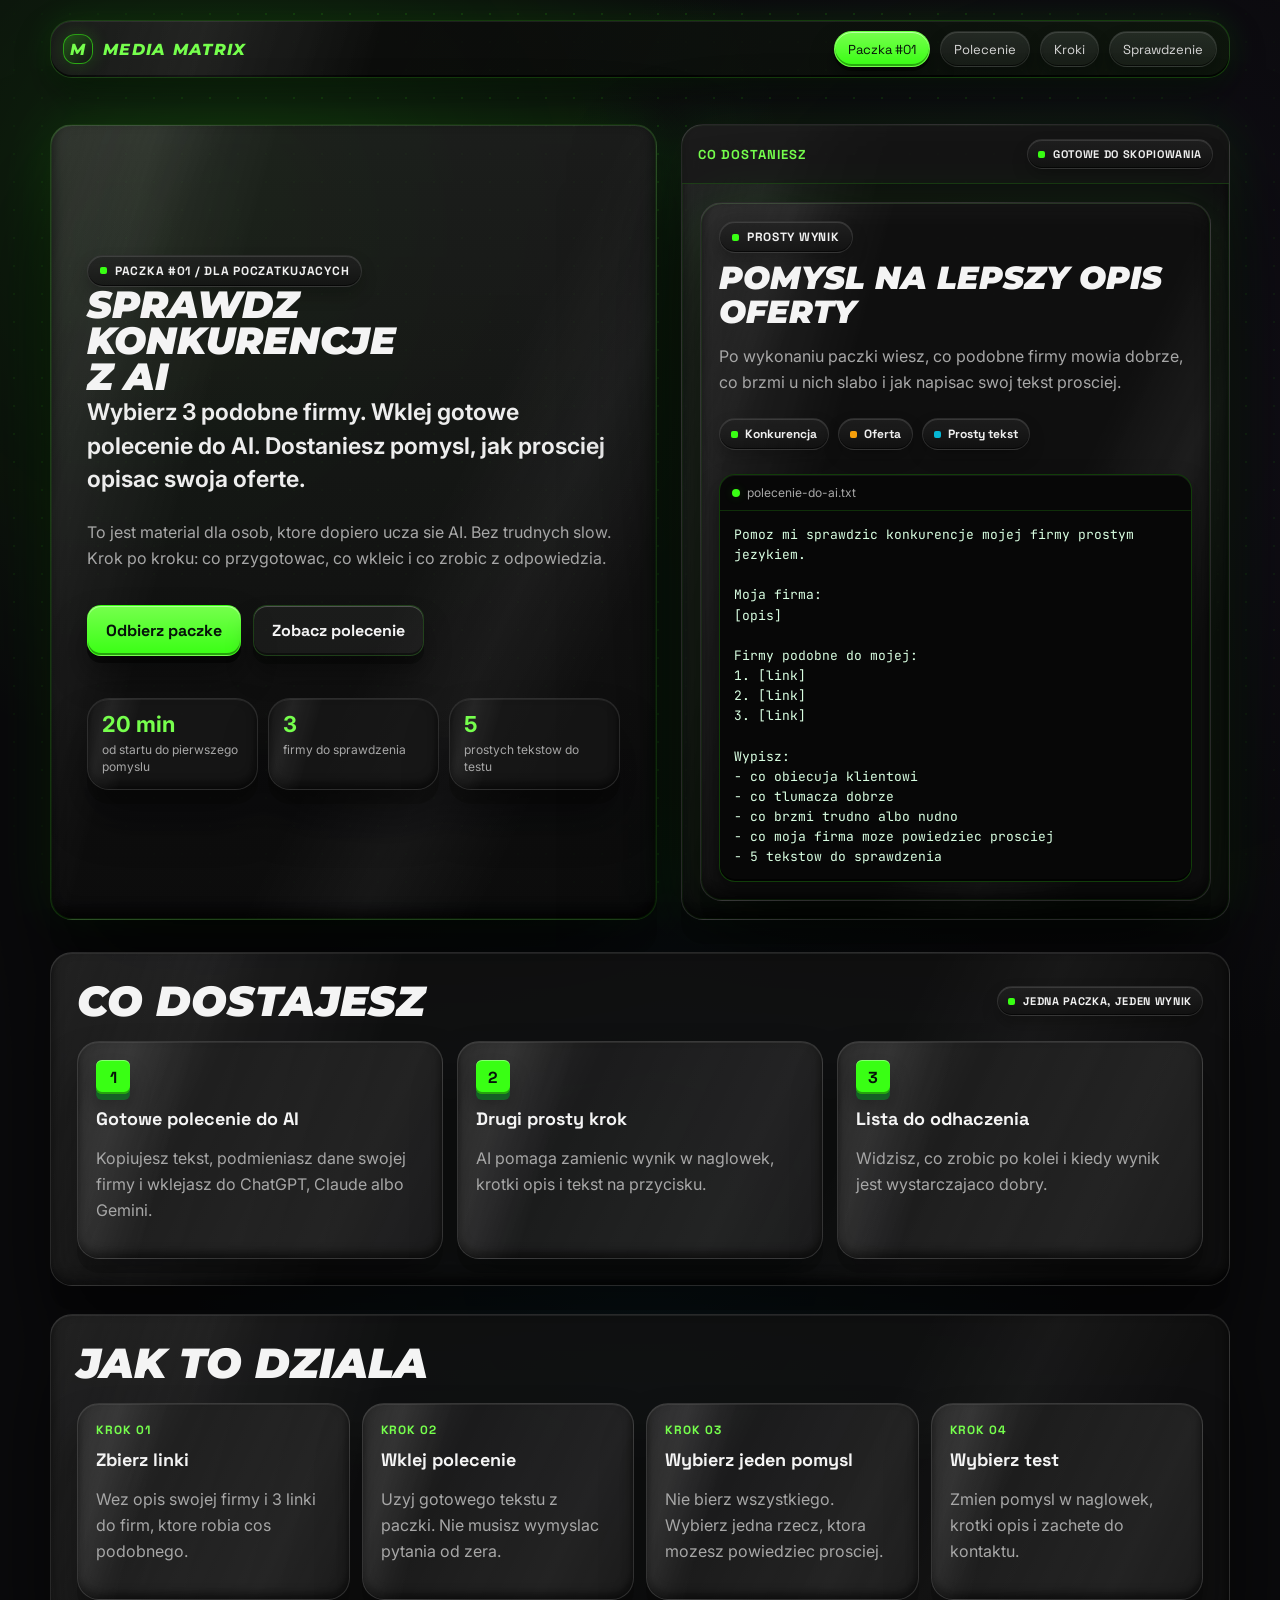
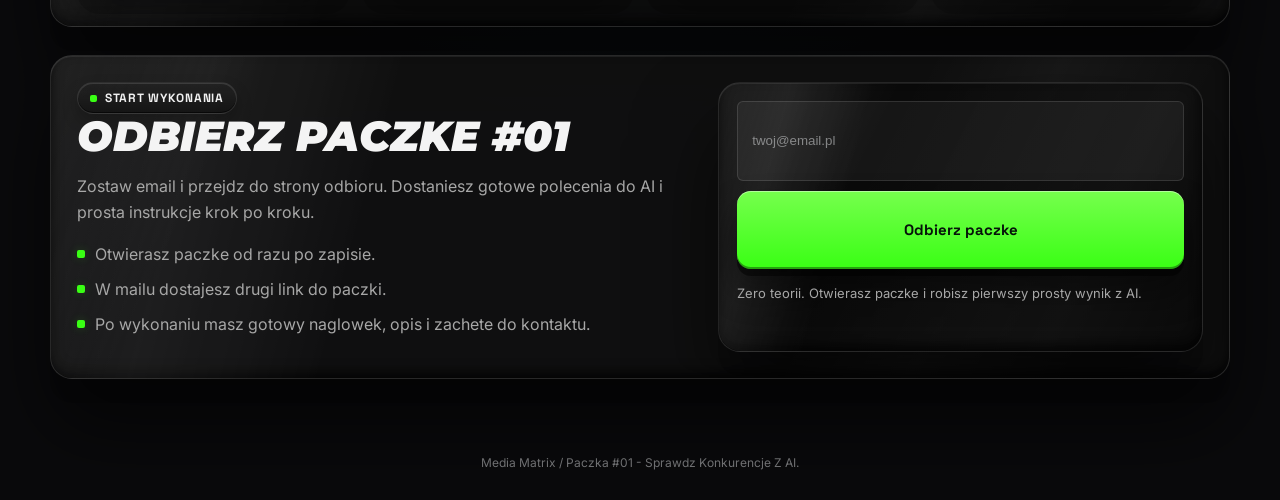
<file: index.html>
<!doctype html>
<html lang="pl">
<head>
  <meta charset="utf-8">
  <meta name="viewport" content="width=device-width, initial-scale=1">
  <title>Paczka #01 | Media Matrix</title>
  <script>
    const target = "03_Kampanie/Paczka_01_Sprawdz_Konkurencje_Z_AI/landing.html";
    window.location.replace(target + window.location.search + window.location.hash);
  </script>
</head>
<body>
  <p><a href="03_Kampanie/Paczka_01_Sprawdz_Konkurencje_Z_AI/landing.html">Otworz Paczke #01</a></p>
</body>
</html>
</file>
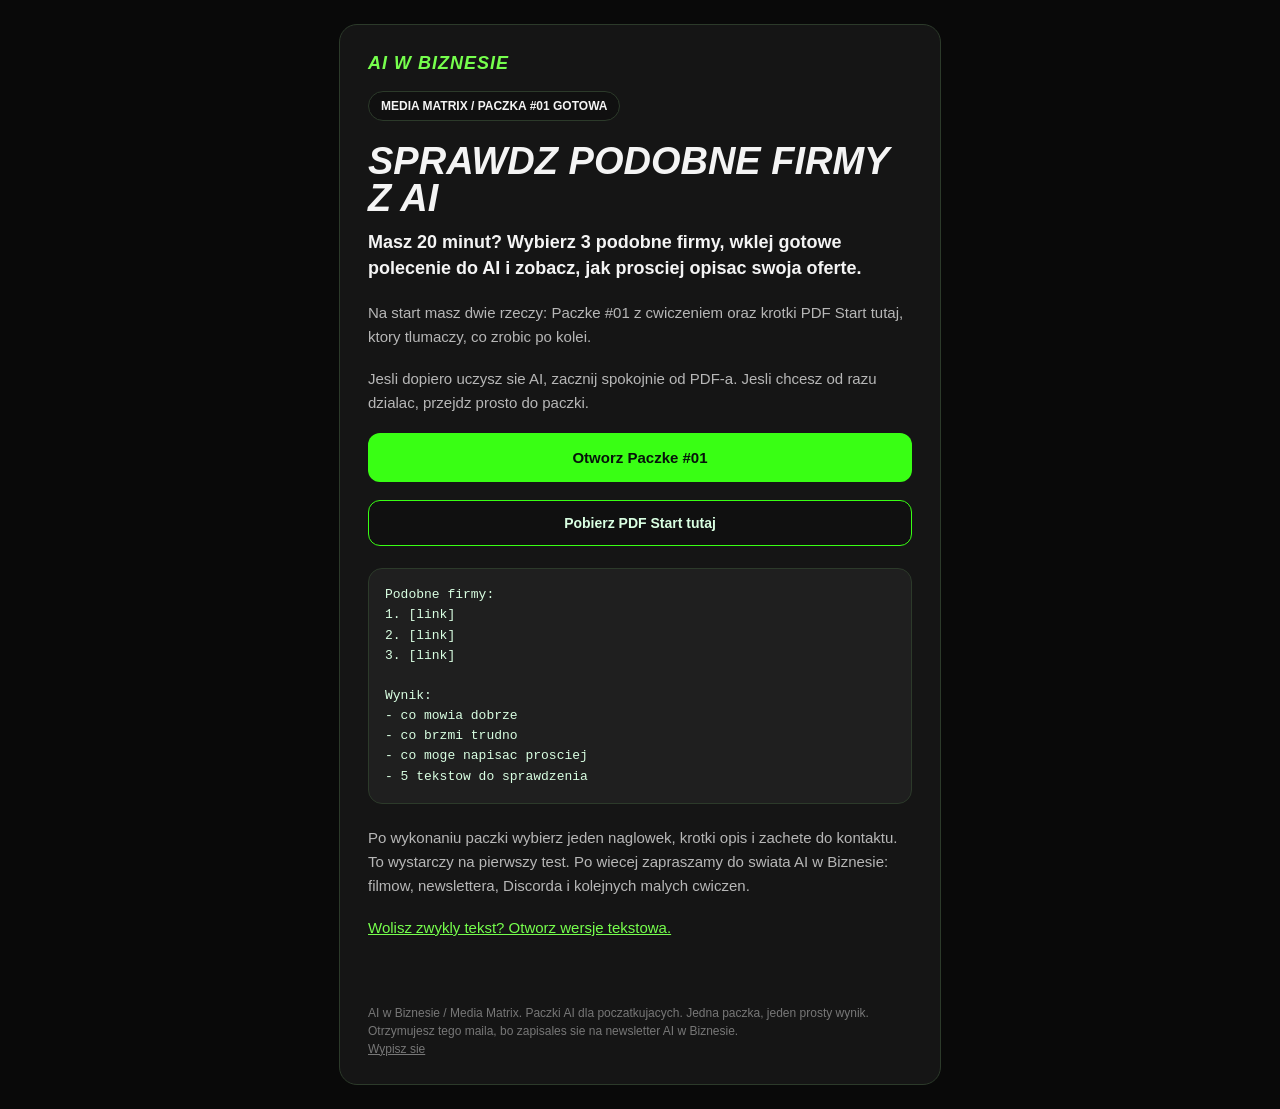
<file: 03_Kampanie/Paczka_01_Sprawdz_Konkurencje_Z_AI/email.html>
<!doctype html>
<html lang="pl">
<head>
  <meta charset="utf-8">
  <meta name="viewport" content="width=device-width, initial-scale=1">
  <title>Paczka #01 - Sprawdz podobne firmy z AI</title>
</head>
<body style="margin: 0; padding: 0; background: #090909; color: #f4f4f4; font-family: Arial, Helvetica, sans-serif;">
  <div style="display: none; max-height: 0; overflow: hidden; opacity: 0; color: transparent;">
    Paczka #01 jest gotowa. Zacznij od PDF-a Start tutaj albo od razu otworz cwiczenie.
  </div>
  <div class="mm-email-wrap" style="width: 100%; background: #090909; padding: 24px 0; font-family: Arial, Helvetica, sans-serif;">
    <div class="mm-email-container" style="width: 100%; max-width: 600px; margin: 0 auto; border: 1px solid #2c3a2a; border-radius: 18px; background: #151515;">
      <div class="mm-email-pad" style="padding: 28px;">
        <div class="mm-email-logo" style="color: #76ff4d; font-size: 18px; line-height: 1.2; font-weight: 900; font-style: italic; text-transform: uppercase; letter-spacing: 1px;">AI w Biznesie</div>
        <p style="margin: 16px 0;"><span class="mm-email-badge" style="display: inline-block; padding: 8px 12px; border: 1px solid #2c3a2a; border-radius: 999px; color: #f4f4f4; background: #101010; font-size: 12px; line-height: 1; font-weight: 700; text-transform: uppercase;">Media Matrix / Paczka #01 gotowa</span></p>
        <h1 class="mm-email-h1" style="margin: 22px 0 12px; color: #f4f4f4; font-size: 38px; line-height: 0.98; font-weight: 900; font-style: italic; text-transform: uppercase;">Sprawdz podobne firmy z AI</h1>
        <p class="mm-email-lead" style="margin: 0 0 20px; color: #f4f4f4; font-size: 18px; line-height: 1.45; font-weight: 700;">Masz 20 minut? Wybierz 3 podobne firmy, wklej gotowe polecenie do AI i zobacz, jak prosciej opisac swoja oferte.</p>
        <p class="mm-email-copy" style="margin: 0 0 18px; color: #b7b7b7; font-size: 15px; line-height: 1.6;">Na start masz dwie rzeczy: Paczke #01 z cwiczeniem oraz krotki PDF Start tutaj, ktory tlumaczy, co zrobic po kolei.</p>
        <p class="mm-email-copy" style="margin: 0 0 18px; color: #b7b7b7; font-size: 15px; line-height: 1.6;">Jesli dopiero uczysz sie AI, zacznij spokojnie od PDF-a. Jesli chcesz od razu dzialac, przejdz prosto do paczki.</p>
        <p style="margin: 0 0 18px;"><a class="mm-email-btn" href="https://tombelfast.github.io/matrix-paczka-01-public/03_Kampanie/Paczka_01_Sprawdz_Konkurencje_Z_AI/PACZKA-01.html?utm_source=email&utm_medium=owned&utm_campaign=paczka01_ai_konkurencja&utm_content=delivery_cta" style="display: block; width: 100%; box-sizing: border-box; padding: 17px 20px; border-radius: 12px; background: #39ff14; color: #06130a; font-size: 15px; line-height: 1; font-weight: 900; text-align: center; text-decoration: none;">Otworz Paczke #01</a></p>
        <p style="margin: 0 0 18px;"><a class="mm-email-btn-secondary" href="https://tombelfast.github.io/matrix-paczka-01-public/03_Kampanie/Paczka_01_Sprawdz_Konkurencje_Z_AI/START-TUTAJ-AI-W-BIZNESIE.pdf?utm_source=email&utm_medium=owned&utm_campaign=paczka01_ai_konkurencja&utm_content=start_pdf" style="display: block; width: 100%; box-sizing: border-box; padding: 15px 20px; border: 1px solid #39ff14; border-radius: 12px; background: #101010; color: #d9ffe2; font-size: 14px; line-height: 1; font-weight: 900; text-align: center; text-decoration: none;">Pobierz PDF Start tutaj</a></p>
        <div class="mm-email-box" style="margin-top: 22px; padding: 16px; border: 1px solid #2c3a2a; border-radius: 14px; background: #1f1f1f;">
          <pre class="mm-email-code" style="margin: 0; color: #d9ffe2; font-family: Consolas, 'Courier New', monospace; font-size: 13px; line-height: 1.55; white-space: pre-wrap;">Podobne firmy:
1. [link]
2. [link]
3. [link]

Wynik:
- co mowia dobrze
- co brzmi trudno
- co moge napisac prosciej
- 5 tekstow do sprawdzenia</pre>
        </div>
        <p class="mm-email-copy" style="margin: 22px 0 18px; color: #b7b7b7; font-size: 15px; line-height: 1.6;">Po wykonaniu paczki wybierz jeden naglowek, krotki opis i zachete do kontaktu. To wystarczy na pierwszy test. Po wiecej zapraszamy do swiata AI w Biznesie: filmow, newslettera, Discorda i kolejnych malych cwiczen.</p>
        <p class="mm-email-copy" style="margin: 0 0 18px; color: #b7b7b7; font-size: 15px; line-height: 1.6;"><a href="https://tombelfast.github.io/matrix-paczka-01-public/03_Kampanie/Paczka_01_Sprawdz_Konkurencje_Z_AI/PACZKA-01.md?utm_source=email&utm_medium=owned&utm_campaign=paczka01_ai_konkurencja&utm_content=markdown_backup" style="color: #76ff4d;">Wolisz zwykly tekst? Otworz wersje tekstowa.</a></p>
      </div>
      <div class="mm-email-footer" style="padding: 18px 28px 26px; color: #777; font-size: 12px; line-height: 1.5;">
        AI w Biznesie / Media Matrix. Paczki AI dla poczatkujacych. Jedna paczka, jeden prosty wynik.
        <br>
        Otrzymujesz tego maila, bo zapisales sie na newsletter AI w Biznesie.
        <br>
        <a href="{{unsubscribe_url}}" style="color: #777; text-decoration: underline;">Wypisz sie</a>
      </div>
    </div>
  </div>
</body>
</html>
</file>
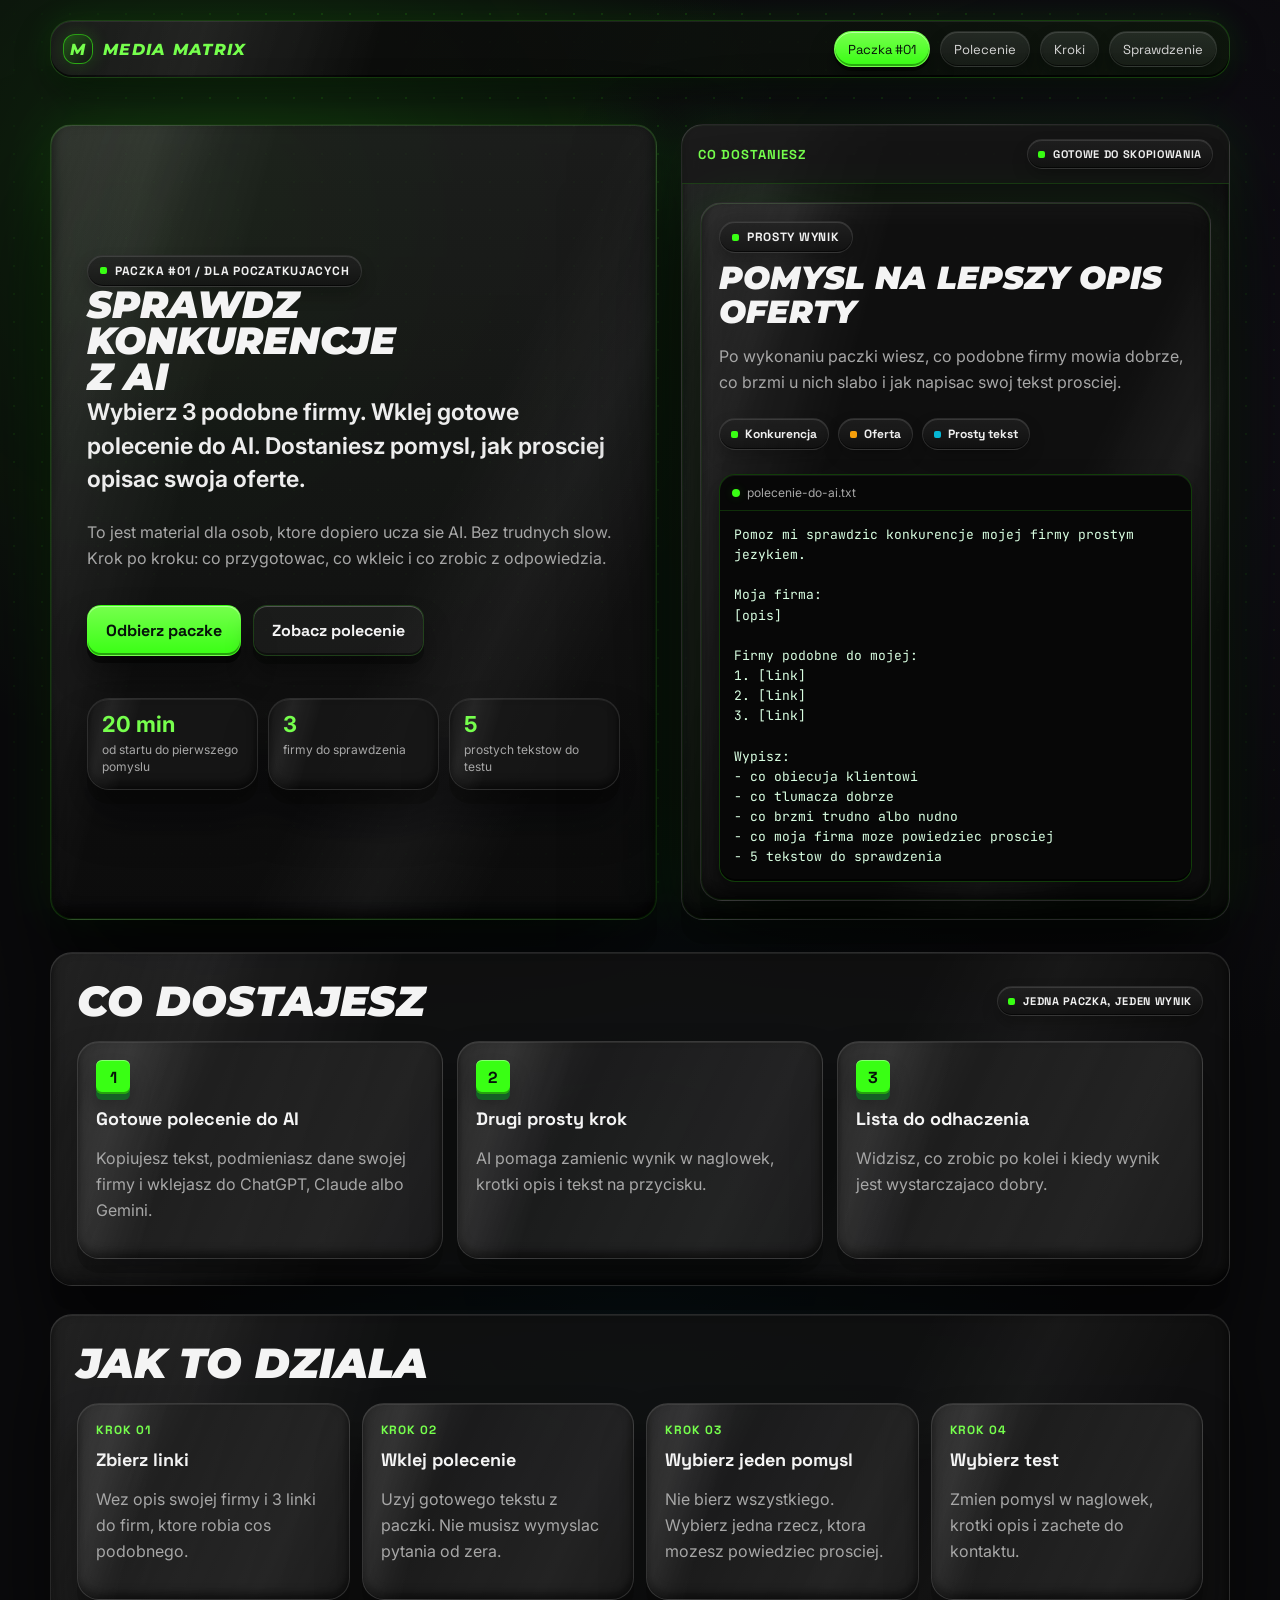
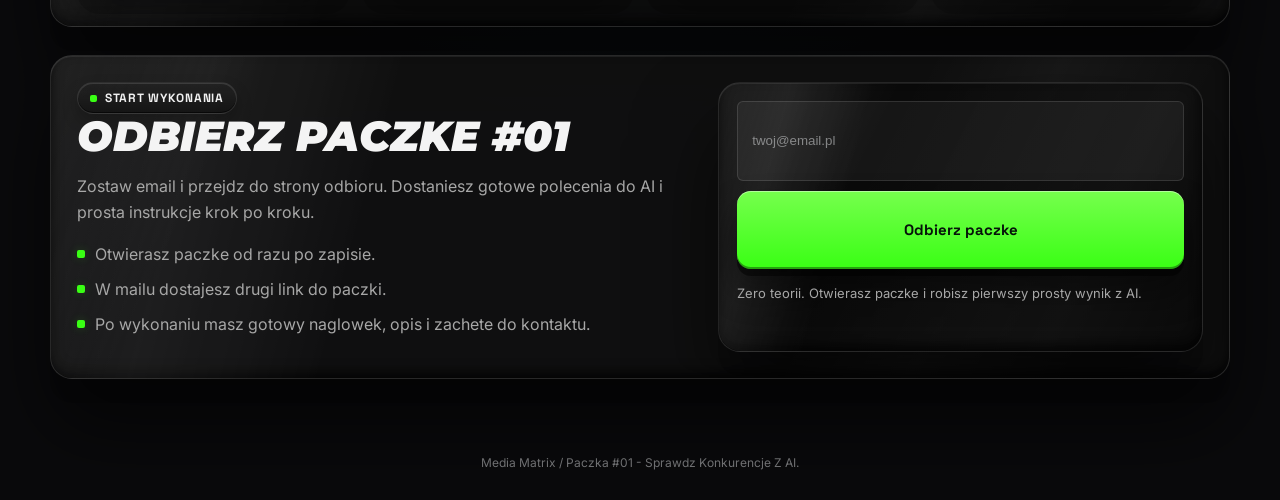
<file: 03_Kampanie/Paczka_01_Sprawdz_Konkurencje_Z_AI/landing.html>
<!doctype html>
<html lang="pl">
<head>
  <meta charset="utf-8">
  <meta name="viewport" content="width=device-width, initial-scale=1">
  <title>Paczka #01: Sprawdz Konkurencje Z AI | Media Matrix</title>
  <link rel="stylesheet" href="../../matrix-campaign.css">
  <style>
    body {
      background:
        radial-gradient(circle at 18% 10%, rgba(57, 255, 20, 0.12), transparent 35rem),
        radial-gradient(circle at 88% 20%, rgba(55, 37, 80, 0.16), transparent 40rem),
        radial-gradient(circle at 50% 60%, rgba(6, 182, 212, 0.08), transparent 30rem),
        #0a0a0c !important;
    }

    .mm-page::before {
      background-image: radial-gradient(rgba(57, 255, 20, 0.12) 1px, transparent 1px) !important;
      background-size: 28px 28px !important;
      mask-image: radial-gradient(circle at 50% 50%, black 70%, transparent 100%) !important;
    }

    .topbar {
      display: flex;
      align-items: center;
      justify-content: space-between;
      gap: 18px;
      padding: 10px 12px;
      background:
        linear-gradient(116deg, rgba(255, 255, 255, 0.06), transparent 28%, rgba(57, 255, 20, 0.045)),
        rgba(12, 12, 12, 0.92);
      backdrop-filter: blur(20px) !important;
      border: 1px solid rgba(57, 255, 20, 0.18) !important;
      box-shadow:
        inset 0 1px 0 rgba(255, 255, 255, 0.08),
        inset 0 -2px 0 rgba(0, 0, 0, 0.7),
        0 14px 34px rgba(0, 0, 0, 0.42),
        0 0 32px rgba(57, 255, 20, 0.12) !important;
    }

    .hero {
      display: grid;
      grid-template-columns: minmax(0, 1.05fr) minmax(340px, 0.95fr);
      gap: 24px;
      padding: 46px 0 32px;
      align-items: stretch;
    }

    .hero-copy {
      min-height: 590px;
      display: flex;
      flex-direction: column;
      justify-content: center;
      padding: 36px;
      background:
        linear-gradient(116deg, rgba(255, 255, 255, 0.09) 0%, transparent 18%, transparent 58%, rgba(255, 255, 255, 0.045) 70%, transparent 82%),
        linear-gradient(180deg, rgba(31, 31, 31, 0.82), rgba(12, 12, 12, 0.9)),
        radial-gradient(circle at 12% 14%, rgba(57, 255, 20, 0.12), transparent 22rem);
      container-type: inline-size;
      border: 1px solid rgba(57, 255, 20, 0.16) !important;
      box-shadow:
        inset 0 1px 0 rgba(255, 255, 255, 0.08),
        inset 0 0 0 1px rgba(57, 255, 20, 0.08),
        inset 0 -7px 14px rgba(0, 0, 0, 0.72),
        0 34px 0 rgba(0, 0, 0, 0.18),
        0 68px 112px rgba(0, 0, 0, 0.7),
        0 0 56px rgba(57, 255, 20, 0.12) !important;
    }

    h1 {
      margin: 24px 0 18px;
      font-size: clamp(38px, 6.8cqw, 62px);
    }

    h1 span {
      display: block;
    }

    .lead {
      max-width: 690px;
      margin: 0;
      color: #ededed;
      font-size: clamp(18px, 2.1vw, 23px);
      line-height: 1.46;
      font-weight: 650;
    }

    .sublead {
      max-width: 640px;
      margin: 22px 0 0;
      color: var(--mm-muted);
      font-size: 16px;
      line-height: 1.65;
    }

    .actions {
      display: flex;
      flex-wrap: wrap;
      gap: 12px;
      margin-top: 34px;
    }

    .metrics,
    .grid-3 {
      display: grid;
      grid-template-columns: repeat(3, 1fr);
      gap: 14px;
    }

    .metrics {
      margin-top: 42px;
      max-width: 650px;
      gap: 10px;
    }

    .metric,
    .feature,
    .step,
    .report-card {
      padding: 18px;
    }

    .metric {
      padding: 14px;
      background: rgba(25, 25, 25, 0.75);
    }

    .metric strong {
      display: block;
      color: var(--mm-green-bright);
      font-size: 22px;
      line-height: 1;
    }

    .metric span {
      display: block;
      margin-top: 7px;
      color: var(--mm-muted);
      font-size: 12px;
      line-height: 1.35;
    }

    .module-head {
      display: flex;
      align-items: center;
      justify-content: space-between;
      gap: 12px;
      padding: 14px 16px;
      border-bottom: 1px solid var(--mm-line);
      background: rgba(24, 24, 24, 0.72);
    }

    .module-title {
      color: var(--mm-green-bright);
      font-size: 13px;
      font-weight: 850;
      font-family: var(--mm-font-ui);
      text-transform: uppercase;
      letter-spacing: 0.08em;
    }

    .preview-body {
      padding: 18px;
    }

    .report-card h2,
    .band h2 {
      margin: 0;
      color: var(--mm-text);
      font-family: var(--mm-font-display);
      font-style: italic;
      font-weight: 900;
      letter-spacing: 0;
      line-height: 1.05;
      text-transform: uppercase;
    }

    .report-card h2 {
      margin: 8px 0;
      font-size: clamp(24px, 3vw, 32px);
    }

    .report-card p,
    .band p,
    .feature p,
    .step p {
      color: var(--mm-muted);
      line-height: 1.62;
    }

    .tag-row {
      display: flex;
      flex-wrap: wrap;
      gap: 9px;
      margin: 22px 0;
    }

    .sections {
      display: grid;
      gap: 28px;
      padding-bottom: 54px;
    }

    .band {
      padding: 26px;
    }

    .band-title {
      display: flex;
      align-items: center;
      justify-content: space-between;
      gap: 12px;
      margin-bottom: 18px;
    }

    .band h2 {
      font-size: clamp(26px, 4vw, 42px);
    }

    .feature h3,
    .step h3 {
      margin: 0 0 8px;
      font-size: 18px;
      font-family: var(--mm-font-ui);
    }

    .feature-icon {
      width: 34px;
      height: 34px;
      display: grid;
      place-items: center;
      color: #06130a;
      background: var(--mm-green);
      border-radius: 6px;
      font-weight: 900;
      font-family: var(--mm-font-ui);
      margin-bottom: 13px;
      box-shadow:
        inset 0 1px 0 rgba(255, 255, 255, 0.4),
        inset 0 -2px 0 rgba(0, 0, 0, 0.36),
        0 6px 0 rgba(16, 115, 38, 0.78),
        0 14px 20px rgba(0, 0, 0, 0.3);
    }

    .flow {
      display: grid;
      grid-template-columns: repeat(4, 1fr);
      gap: 12px;
    }

    .step-num {
      color: var(--mm-green-bright);
      font-size: 12px;
      font-weight: 900;
      font-family: var(--mm-font-ui);
      letter-spacing: 0.08em;
    }

    .step h3 {
      margin-top: 10px;
    }

    .signup {
      display: grid;
      grid-template-columns: minmax(0, 0.9fr) minmax(320px, 0.7fr);
      gap: 18px;
      align-items: stretch;
    }

    .form {
      display: grid;
      gap: 10px;
      padding: 18px;
      background:
        linear-gradient(116deg, rgba(255, 255, 255, 0.075), transparent 30%, rgba(255, 255, 255, 0.032) 74%, transparent),
        rgba(10, 10, 10, 0.78);
    }

    .input {
      min-height: 50px;
      width: 100%;
      border: 1px solid rgba(255, 255, 255, 0.12);
      border-radius: 6px;
      padding: 0 14px;
      color: rgba(248, 250, 252, 0.72);
      background: rgba(255, 255, 255, 0.05);
      display: flex;
      align-items: center;
    }

    .input::placeholder {
      color: rgba(248, 250, 252, 0.46);
    }

    .microcopy {
      margin: 4px 0 0;
      color: var(--mm-muted);
      font-size: 13px;
      line-height: 1.5;
    }

    .delivery-list {
      display: grid;
      gap: 10px;
      margin-top: 16px;
      padding: 0;
      list-style: none;
    }

    .delivery-list li {
      display: flex;
      gap: 10px;
      color: var(--mm-muted);
      line-height: 1.55;
    }

    .delivery-list li::before {
      content: "";
      width: 8px;
      height: 8px;
      margin-top: 8px;
      border-radius: 2px;
      background: var(--mm-green);
      box-shadow: 0 0 10px rgba(57, 255, 20, 0.18);
      flex: 0 0 auto;
    }

    .footer {
      padding: 22px 0 10px;
      color: rgba(248, 250, 252, 0.48);
      font-size: 12px;
      text-align: center;
    }

    @media (max-width: 940px) {
      .hero,
      .signup,
      .grid-3,
      .flow,
      .metrics {
        grid-template-columns: 1fr;
      }

      .hero-copy {
        min-height: auto;
        padding: 30px;
      }
    }

    @media (max-width: 520px) {
      .hero {
        padding-top: 16px;
      }

      .band-title {
        align-items: flex-start;
        flex-direction: column;
      }

      .hero-copy,
      .band {
        padding: 20px;
      }

      .actions {
        width: 100%;
      }

      h1 {
        font-size: clamp(28px, 8.1vw, 38px);
        text-wrap: balance;
      }
    }
  </style>
</head>
<body>
  <main class="mm-page">
    <div class="mm-shell">
      <header class="topbar mm-panel">
        <div class="mm-brand">
          <div class="mm-mark">M</div>
          <span>Media Matrix</span>
        </div>
        <nav class="mm-nav" aria-label="Podglad nawigacji">
          <span class="active">Paczka #01</span>
          <span>Polecenie</span>
          <span>Kroki</span>
          <span>Sprawdzenie</span>
        </nav>
      </header>

      <section class="hero">
        <div class="hero-copy mm-panel mm-panel--heavy">
          <div class="mm-badge">Paczka #01 / dla poczatkujacych</div>
          <h1 class="mm-display"><span>Sprawdz</span><span>konkurencje</span><span>z AI</span></h1>
          <p class="lead">Wybierz 3 podobne firmy. Wklej gotowe polecenie do AI. Dostaniesz pomysl, jak prosciej opisac swoja oferte.</p>
          <p class="sublead">To jest material dla osob, ktore dopiero ucza sie AI. Bez trudnych slow. Krok po kroku: co przygotowac, co wkleic i co zrobic z odpowiedzia.</p>
          <div class="actions">
            <a class="mm-btn mm-btn--primary" href="#formularz">Odbierz paczke</a>
            <a class="mm-btn mm-btn--secondary" href="#prompt">Zobacz polecenie</a>
          </div>
          <div class="metrics" aria-label="Najwazniejsze korzysci">
            <div class="metric mm-panel mm-panel--compact">
              <strong>20 min</strong>
              <span>od startu do pierwszego pomyslu</span>
            </div>
            <div class="metric mm-panel mm-panel--compact">
              <strong>3</strong>
              <span>firmy do sprawdzenia</span>
            </div>
            <div class="metric mm-panel mm-panel--compact">
              <strong>5</strong>
              <span>prostych tekstow do testu</span>
            </div>
          </div>
        </div>

        <aside class="mm-panel mm-panel--heavy" aria-label="Podglad wyniku paczki">
          <div class="module-head">
            <div class="module-title">Co dostaniesz</div>
            <div class="mm-badge mm-badge--small">Gotowe do skopiowania</div>
          </div>
          <div class="preview-body">
            <div class="report-card mm-panel mm-panel--heavy">
              <div class="mm-badge">Prosty wynik</div>
              <h2>Pomysl na lepszy opis oferty</h2>
              <p>Po wykonaniu paczki wiesz, co podobne firmy mowia dobrze, co brzmi u nich slabo i jak napisac swoj tekst prosciej.</p>
              <div class="tag-row">
                <span class="mm-tag">Konkurencja</span>
                <span class="mm-tag mm-tag--amber">Oferta</span>
                <span class="mm-tag mm-tag--cyan">Prosty tekst</span>
              </div>
              <div class="mm-terminal" id="prompt">
                <div class="mm-terminal__bar"><span class="mm-terminal__dot"></span> polecenie-do-ai.txt</div>
                <pre>Pomoz mi sprawdzic konkurencje mojej firmy prostym jezykiem.

Moja firma:
[opis]

Firmy podobne do mojej:
1. [link]
2. [link]
3. [link]

Wypisz:
- co obiecuja klientowi
- co tlumacza dobrze
- co brzmi trudno albo nudno
- co moja firma moze powiedziec prosciej
- 5 tekstow do sprawdzenia</pre>
              </div>
            </div>
          </div>
        </aside>
      </section>

      <section class="sections">
        <section class="band mm-panel">
          <div class="band-title">
            <h2>Co dostajesz</h2>
            <span class="mm-badge mm-badge--small">Jedna paczka, jeden wynik</span>
          </div>
          <div class="grid-3">
            <article class="feature mm-panel mm-panel--compact">
              <div class="feature-icon">1</div>
              <h3>Gotowe polecenie do AI</h3>
              <p>Kopiujesz tekst, podmieniasz dane swojej firmy i wklejasz do ChatGPT, Claude albo Gemini.</p>
            </article>
            <article class="feature mm-panel mm-panel--compact">
              <div class="feature-icon">2</div>
              <h3>Drugi prosty krok</h3>
              <p>AI pomaga zamienic wynik w naglowek, krotki opis i tekst na przycisku.</p>
            </article>
            <article class="feature mm-panel mm-panel--compact">
              <div class="feature-icon">3</div>
              <h3>Lista do odhaczenia</h3>
              <p>Widzisz, co zrobic po kolei i kiedy wynik jest wystarczajaco dobry.</p>
            </article>
          </div>
        </section>

        <section class="band mm-panel">
          <div class="band-title">
            <h2>Jak to dziala</h2>
          </div>
          <div class="flow">
            <article class="step mm-panel mm-panel--compact">
              <div class="step-num">KROK 01</div>
              <h3>Zbierz linki</h3>
              <p>Wez opis swojej firmy i 3 linki do firm, ktore robia cos podobnego.</p>
            </article>
            <article class="step mm-panel mm-panel--compact">
              <div class="step-num">KROK 02</div>
              <h3>Wklej polecenie</h3>
              <p>Uzyj gotowego tekstu z paczki. Nie musisz wymyslac pytania od zera.</p>
            </article>
            <article class="step mm-panel mm-panel--compact">
              <div class="step-num">KROK 03</div>
              <h3>Wybierz jeden pomysl</h3>
              <p>Nie bierz wszystkiego. Wybierz jedna rzecz, ktora mozesz powiedziec prosciej.</p>
            </article>
            <article class="step mm-panel mm-panel--compact">
              <div class="step-num">KROK 04</div>
              <h3>Wybierz test</h3>
              <p>Zmien pomysl w naglowek, krotki opis i zachete do kontaktu.</p>
            </article>
          </div>
        </section>

        <section class="band signup mm-panel" id="formularz">
          <div>
            <div class="mm-badge">Start wykonania</div>
            <h2>Odbierz Paczke #01</h2>
            <p>Zostaw email i przejdz do strony odbioru. Dostaniesz gotowe polecenia do AI i prosta instrukcje krok po kroku.</p>
            <ul class="delivery-list">
              <li>Otwierasz paczke od razu po zapisie.</li>
              <li>W mailu dostajesz drugi link do paczki.</li>
              <li>Po wykonaniu masz gotowy naglowek, opis i zachete do kontaktu.</li>
            </ul>
          </div>
          <form class="form mm-panel" onsubmit="event.preventDefault(); window.location.href = 'thank-you.html' + window.location.search;">
            <input class="input" type="email" name="email" placeholder="twoj@email.pl" required>
            <button class="mm-btn mm-btn--primary" type="submit" style="border: 0; font-family: var(--mm-font-ui); font-size: 15px;">Odbierz paczke</button>
            <p class="microcopy">Zero teorii. Otwierasz paczke i robisz pierwszy prosty wynik z AI.</p>
          </form>
        </section>
      </section>

      <footer class="footer">
        Media Matrix / Paczka #01 - Sprawdz Konkurencje Z AI.
      </footer>
    </div>
  </main>
</body>
</html>
</file>
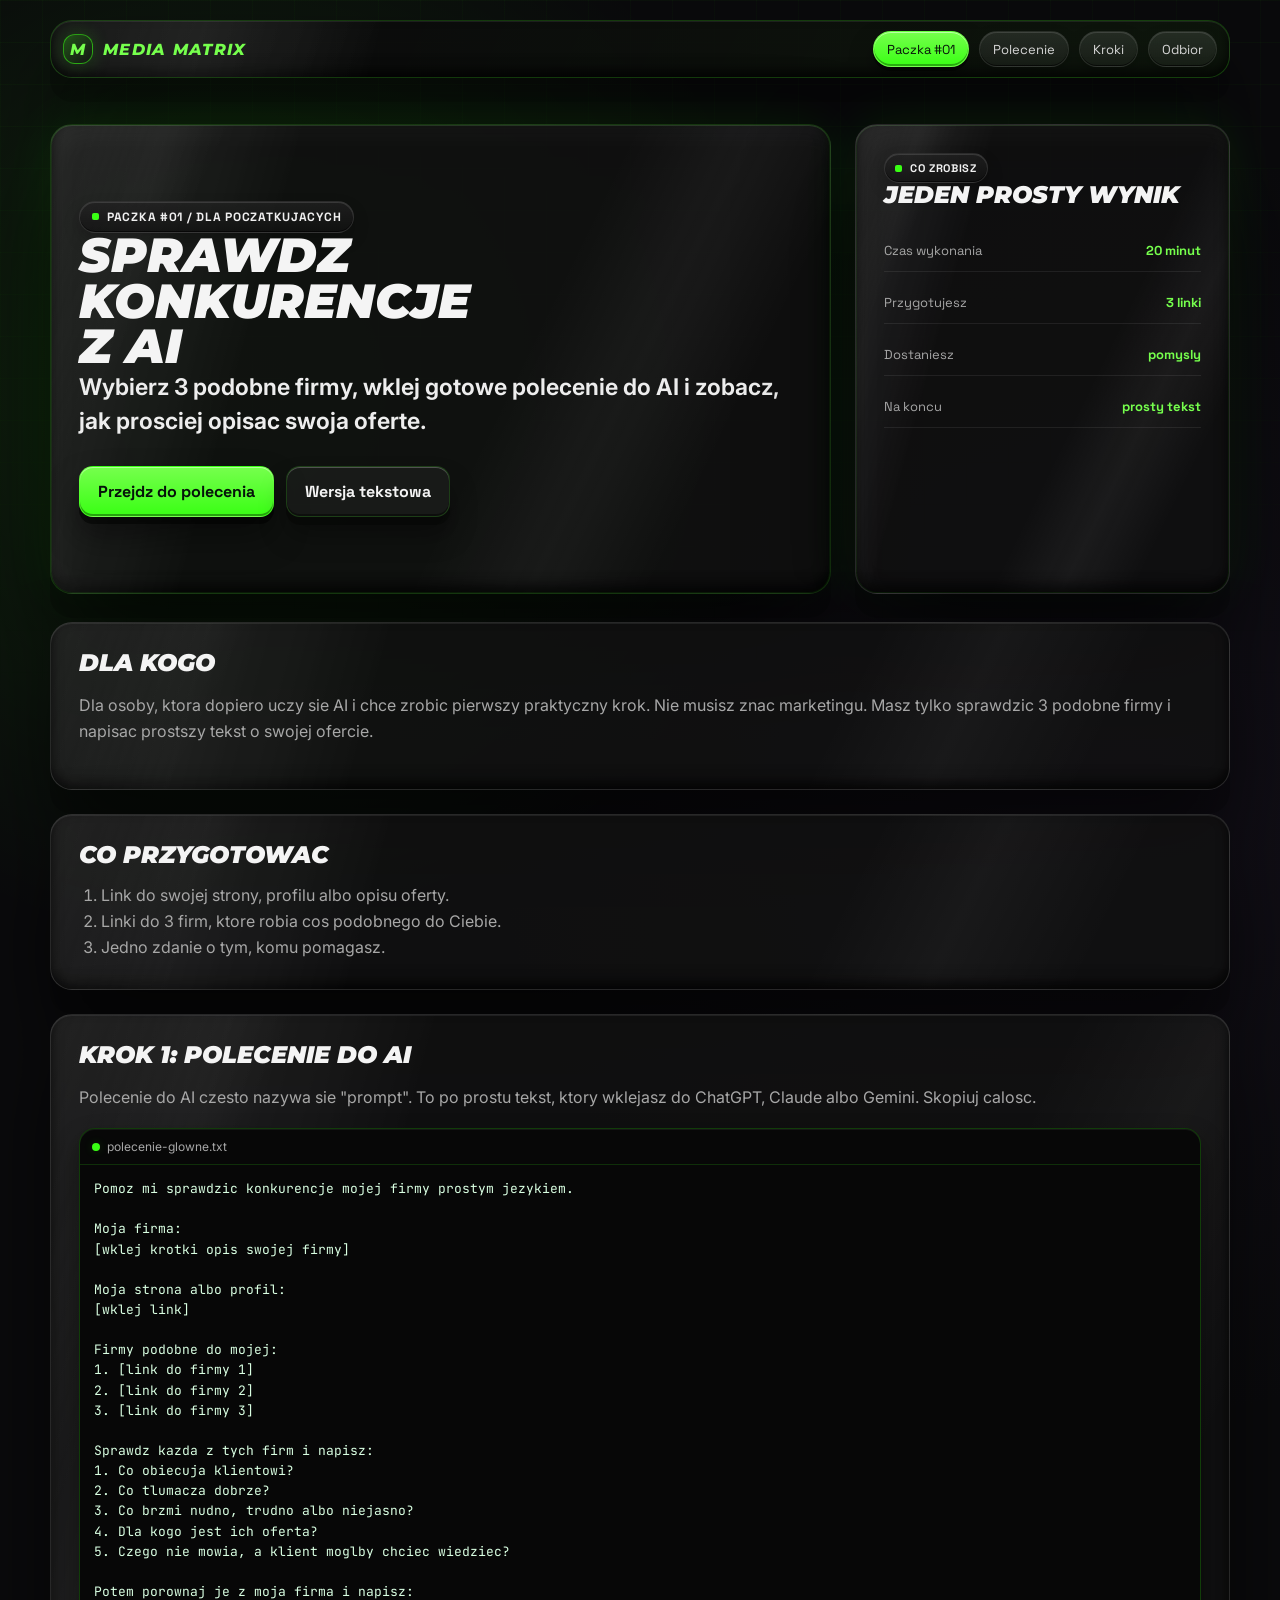
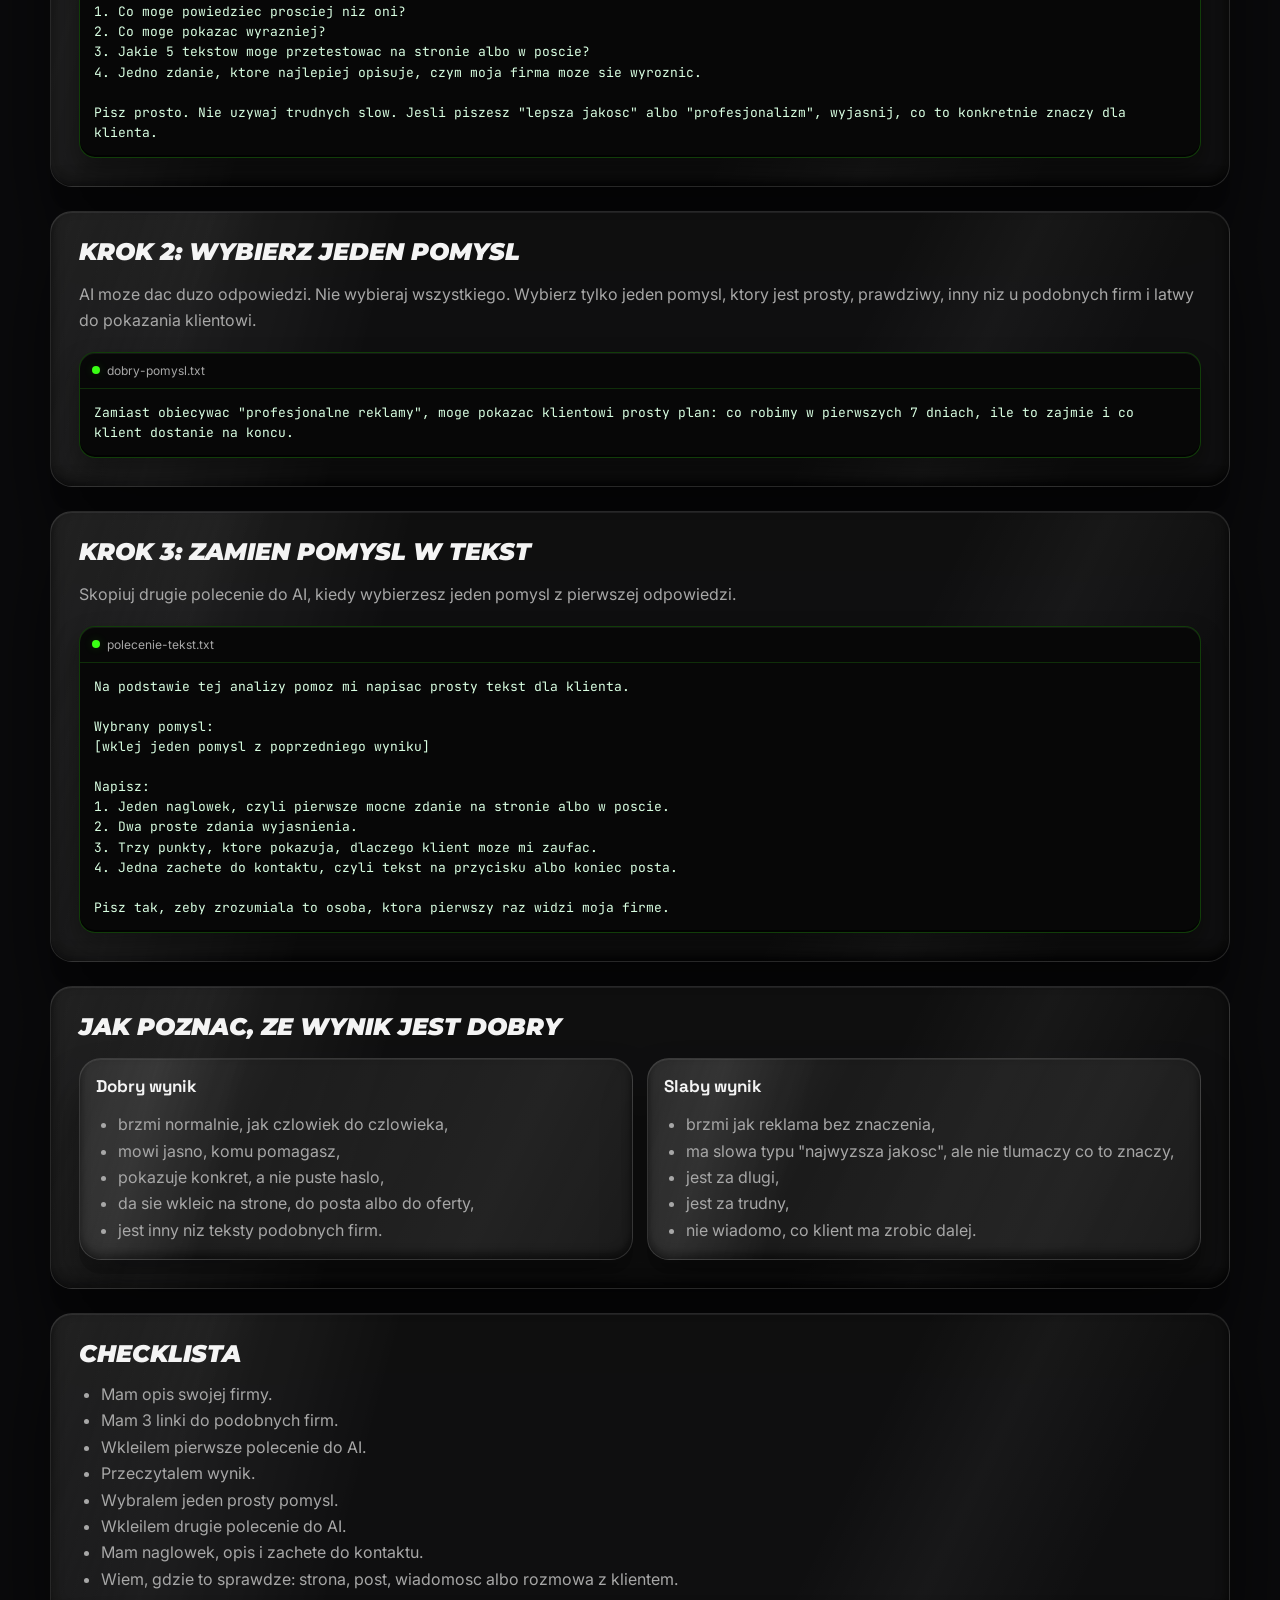
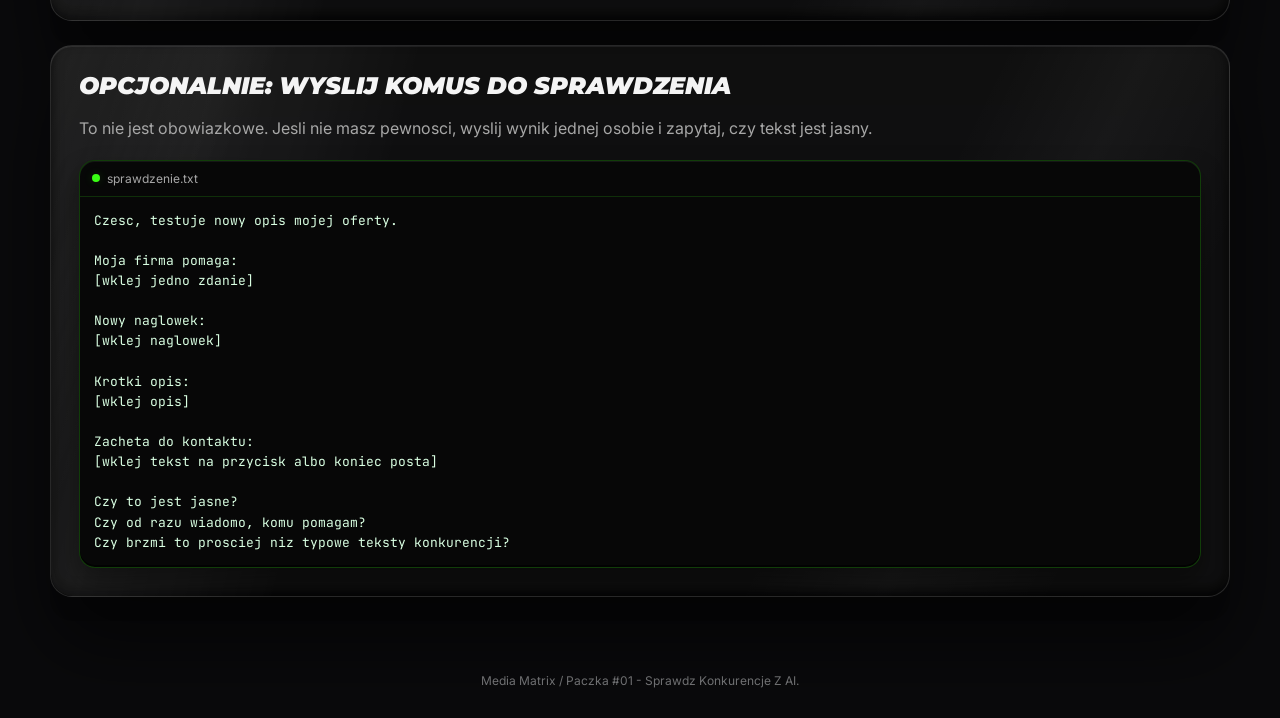
<file: 03_Kampanie/Paczka_01_Sprawdz_Konkurencje_Z_AI/PACZKA-01.html>
<!doctype html>
<html lang="pl">
<head>
  <meta charset="utf-8">
  <meta name="viewport" content="width=device-width, initial-scale=1">
  <title>Paczka #01: Sprawdz Konkurencje Z AI | Media Matrix</title>
  <link rel="stylesheet" href="../../matrix-campaign.css">
  <style>
    body {
      background:
        radial-gradient(circle at 18% 10%, rgba(57, 255, 20, 0.12), transparent 35rem),
        radial-gradient(circle at 88% 20%, rgba(55, 37, 80, 0.16), transparent 40rem),
        #0a0a0c !important;
    }

    .topbar {
      display: flex;
      align-items: center;
      justify-content: space-between;
      gap: 18px;
      padding: 10px 12px;
      background:
        linear-gradient(116deg, rgba(255, 255, 255, 0.06), transparent 28%, rgba(57, 255, 20, 0.045)),
        rgba(12, 12, 12, 0.92);
      border: 1px solid rgba(57, 255, 20, 0.18) !important;
    }

    .pack-hero {
      display: grid;
      grid-template-columns: minmax(0, 1fr) minmax(300px, 0.48fr);
      gap: 24px;
      padding: 46px 0 28px;
      align-items: stretch;
    }

    .pack-intro,
    .pack-aside,
    .pack-section {
      padding: 28px;
    }

    .pack-intro {
      min-height: 470px;
      display: flex;
      flex-direction: column;
      justify-content: center;
      background:
        linear-gradient(116deg, rgba(255, 255, 255, 0.09) 0%, transparent 18%, transparent 58%, rgba(255, 255, 255, 0.045) 70%, transparent 82%),
        rgba(16, 16, 16, 0.88);
      border-color: rgba(57, 255, 20, 0.16) !important;
      container-type: inline-size;
    }

    h1 {
      margin: 22px 0 18px;
      font-size: clamp(38px, 6.6cqw, 70px);
    }

    h1 span {
      display: block;
    }

    .lead {
      max-width: 720px;
      margin: 0;
      color: #ededed;
      font-size: clamp(18px, 2vw, 23px);
      line-height: 1.48;
      font-weight: 650;
    }

    .pack-meta {
      display: grid;
      gap: 10px;
      margin-top: 22px;
      padding: 0;
      list-style: none;
    }

    .pack-meta li {
      display: flex;
      justify-content: space-between;
      gap: 14px;
      padding: 12px 0;
      border-bottom: 1px solid rgba(255, 255, 255, 0.08);
      color: var(--mm-muted);
      font-family: var(--mm-font-ui);
      font-size: 13px;
    }

    .pack-meta strong {
      color: var(--mm-green-bright);
      text-align: right;
    }

    .pack-body {
      display: grid;
      gap: 24px;
      padding-bottom: 54px;
    }

    .pack-section h2,
    .pack-aside h2 {
      margin: 0 0 14px;
      color: var(--mm-text);
      font-family: var(--mm-font-display);
      font-style: italic;
      font-weight: 900;
      letter-spacing: 0;
      line-height: 1.04;
      text-transform: uppercase;
    }

    .pack-section p,
    .pack-section li,
    .pack-aside p {
      color: var(--mm-muted);
      line-height: 1.65;
    }

    .pack-section ol,
    .pack-section ul {
      margin: 14px 0 0;
      padding-left: 22px;
    }

    .prompt-block {
      margin-top: 18px;
    }

    .check-grid {
      display: grid;
      grid-template-columns: repeat(2, 1fr);
      gap: 14px;
      margin-top: 18px;
    }

    .check-card {
      padding: 16px;
    }

    .check-card h3 {
      margin: 0 0 10px;
      font-family: var(--mm-font-ui);
      font-size: 17px;
    }

    .download-row {
      display: flex;
      flex-wrap: wrap;
      gap: 12px;
      margin-top: 28px;
    }

    .footer {
      padding: 22px 0 10px;
      color: rgba(248, 250, 252, 0.48);
      font-size: 12px;
      text-align: center;
    }

    @media print {
      body {
        background: #fff !important;
        color: #111 !important;
      }

      .mm-page {
        padding: 0;
      }

      .topbar,
      .download-row,
      .footer {
        display: none !important;
      }

      .mm-panel,
      .mm-panel--heavy,
      .mm-panel--compact,
      .mm-terminal {
        box-shadow: none !important;
        border-color: #ddd !important;
        background: #fff !important;
        color: #111 !important;
      }

      .pack-hero,
      .check-grid {
        grid-template-columns: 1fr;
      }

      .pack-section,
      .pack-intro,
      .pack-aside {
        break-inside: avoid;
      }
    }

    @media (max-width: 900px) {
      .pack-hero,
      .check-grid {
        grid-template-columns: 1fr;
      }

      .pack-intro {
        min-height: auto;
      }
    }

    @media (max-width: 520px) {
      .pack-intro,
      .pack-aside,
      .pack-section {
        padding: 20px;
      }

      h1 {
        font-size: clamp(26px, 7.2vw, 34px);
        line-height: 1.02;
      }
    }
  </style>
</head>
<body>
  <main class="mm-page">
    <div class="mm-shell">
      <header class="topbar mm-panel">
        <div class="mm-brand">
          <div class="mm-mark">M</div>
          <span>Media Matrix</span>
        </div>
        <nav class="mm-nav" aria-label="Nawigacja paczki">
          <a class="active" href="landing.html">Paczka #01</a>
          <a href="#prompt">Polecenie</a>
          <a href="#checklista">Kroki</a>
          <a href="thank-you.html">Odbior</a>
        </nav>
      </header>

      <section class="pack-hero">
        <article class="pack-intro mm-panel mm-panel--heavy">
          <div class="mm-badge">Paczka #01 / dla poczatkujacych</div>
          <h1 class="mm-display"><span>Sprawdz</span><span>konkurencje</span><span>z AI</span></h1>
          <p class="lead">Wybierz 3 podobne firmy, wklej gotowe polecenie do AI i zobacz, jak prosciej opisac swoja oferte.</p>
          <div class="download-row">
            <a class="mm-btn mm-btn--primary" href="#prompt">Przejdz do polecenia</a>
            <a class="mm-btn mm-btn--secondary" href="PACZKA-01.md">Wersja tekstowa</a>
          </div>
        </article>

        <aside class="pack-aside mm-panel mm-panel--heavy">
          <div class="mm-badge mm-badge--small">Co zrobisz</div>
          <h2>Jeden prosty wynik</h2>
          <ul class="pack-meta">
            <li><span>Czas wykonania</span><strong>20 minut</strong></li>
            <li><span>Przygotujesz</span><strong>3 linki</strong></li>
            <li><span>Dostaniesz</span><strong>pomysly</strong></li>
            <li><span>Na koncu</span><strong>prosty tekst</strong></li>
          </ul>
        </aside>
      </section>

      <section class="pack-body">
        <section class="pack-section mm-panel">
          <h2>Dla kogo</h2>
          <p>Dla osoby, ktora dopiero uczy sie AI i chce zrobic pierwszy praktyczny krok. Nie musisz znac marketingu. Masz tylko sprawdzic 3 podobne firmy i napisac prostszy tekst o swojej ofercie.</p>
        </section>

        <section class="pack-section mm-panel">
          <h2>Co przygotowac</h2>
          <ol>
            <li>Link do swojej strony, profilu albo opisu oferty.</li>
            <li>Linki do 3 firm, ktore robia cos podobnego do Ciebie.</li>
            <li>Jedno zdanie o tym, komu pomagasz.</li>
          </ol>
        </section>

        <section class="pack-section mm-panel" id="prompt">
          <h2>Krok 1: polecenie do AI</h2>
          <p>Polecenie do AI czesto nazywa sie "prompt". To po prostu tekst, ktory wklejasz do ChatGPT, Claude albo Gemini. Skopiuj calosc.</p>
          <div class="mm-terminal prompt-block">
            <div class="mm-terminal__bar"><span class="mm-terminal__dot"></span> polecenie-glowne.txt</div>
            <pre>Pomoz mi sprawdzic konkurencje mojej firmy prostym jezykiem.

Moja firma:
[wklej krotki opis swojej firmy]

Moja strona albo profil:
[wklej link]

Firmy podobne do mojej:
1. [link do firmy 1]
2. [link do firmy 2]
3. [link do firmy 3]

Sprawdz kazda z tych firm i napisz:
1. Co obiecuja klientowi?
2. Co tlumacza dobrze?
3. Co brzmi nudno, trudno albo niejasno?
4. Dla kogo jest ich oferta?
5. Czego nie mowia, a klient moglby chciec wiedziec?

Potem porownaj je z moja firma i napisz:
1. Co moge powiedziec prosciej niz oni?
2. Co moge pokazac wyrazniej?
3. Jakie 5 tekstow moge przetestowac na stronie albo w poscie?
4. Jedno zdanie, ktore najlepiej opisuje, czym moja firma moze sie wyroznic.

Pisz prosto. Nie uzywaj trudnych slow. Jesli piszesz "lepsza jakosc" albo "profesjonalizm", wyjasnij, co to konkretnie znaczy dla klienta.</pre>
          </div>
        </section>

        <section class="pack-section mm-panel">
          <h2>Krok 2: wybierz jeden pomysl</h2>
          <p>AI moze dac duzo odpowiedzi. Nie wybieraj wszystkiego. Wybierz tylko jeden pomysl, ktory jest prosty, prawdziwy, inny niz u podobnych firm i latwy do pokazania klientowi.</p>
          <div class="mm-terminal prompt-block">
            <div class="mm-terminal__bar"><span class="mm-terminal__dot"></span> dobry-pomysl.txt</div>
            <pre>Zamiast obiecywac "profesjonalne reklamy", moge pokazac klientowi prosty plan: co robimy w pierwszych 7 dniach, ile to zajmie i co klient dostanie na koncu.</pre>
          </div>
        </section>

        <section class="pack-section mm-panel">
          <h2>Krok 3: zamien pomysl w tekst</h2>
          <p>Skopiuj drugie polecenie do AI, kiedy wybierzesz jeden pomysl z pierwszej odpowiedzi.</p>
          <div class="mm-terminal prompt-block">
            <div class="mm-terminal__bar"><span class="mm-terminal__dot"></span> polecenie-tekst.txt</div>
            <pre>Na podstawie tej analizy pomoz mi napisac prosty tekst dla klienta.

Wybrany pomysl:
[wklej jeden pomysl z poprzedniego wyniku]

Napisz:
1. Jeden naglowek, czyli pierwsze mocne zdanie na stronie albo w poscie.
2. Dwa proste zdania wyjasnienia.
3. Trzy punkty, ktore pokazuja, dlaczego klient moze mi zaufac.
4. Jedna zachete do kontaktu, czyli tekst na przycisku albo koniec posta.

Pisz tak, zeby zrozumiala to osoba, ktora pierwszy raz widzi moja firme.</pre>
          </div>
        </section>

        <section class="pack-section mm-panel" id="checklista">
          <h2>Jak poznac, ze wynik jest dobry</h2>
          <div class="check-grid">
            <article class="check-card mm-panel mm-panel--compact">
              <h3>Dobry wynik</h3>
              <ul>
                <li>brzmi normalnie, jak czlowiek do czlowieka,</li>
                <li>mowi jasno, komu pomagasz,</li>
                <li>pokazuje konkret, a nie puste haslo,</li>
                <li>da sie wkleic na strone, do posta albo do oferty,</li>
                <li>jest inny niz teksty podobnych firm.</li>
              </ul>
            </article>
            <article class="check-card mm-panel mm-panel--compact">
              <h3>Slaby wynik</h3>
              <ul>
                <li>brzmi jak reklama bez znaczenia,</li>
                <li>ma slowa typu "najwyzsza jakosc", ale nie tlumaczy co to znaczy,</li>
                <li>jest za dlugi,</li>
                <li>jest za trudny,</li>
                <li>nie wiadomo, co klient ma zrobic dalej.</li>
              </ul>
            </article>
          </div>
        </section>

        <section class="pack-section mm-panel">
          <h2>Checklista</h2>
          <ul>
            <li>Mam opis swojej firmy.</li>
            <li>Mam 3 linki do podobnych firm.</li>
            <li>Wkleilem pierwsze polecenie do AI.</li>
            <li>Przeczytalem wynik.</li>
            <li>Wybralem jeden prosty pomysl.</li>
            <li>Wkleilem drugie polecenie do AI.</li>
            <li>Mam naglowek, opis i zachete do kontaktu.</li>
            <li>Wiem, gdzie to sprawdze: strona, post, wiadomosc albo rozmowa z klientem.</li>
          </ul>
        </section>

        <section class="pack-section mm-panel">
          <h2>Opcjonalnie: wyslij komus do sprawdzenia</h2>
          <p>To nie jest obowiazkowe. Jesli nie masz pewnosci, wyslij wynik jednej osobie i zapytaj, czy tekst jest jasny.</p>
          <div class="mm-terminal prompt-block">
            <div class="mm-terminal__bar"><span class="mm-terminal__dot"></span> sprawdzenie.txt</div>
            <pre>Czesc, testuje nowy opis mojej oferty.

Moja firma pomaga:
[wklej jedno zdanie]

Nowy naglowek:
[wklej naglowek]

Krotki opis:
[wklej opis]

Zacheta do kontaktu:
[wklej tekst na przycisk albo koniec posta]

Czy to jest jasne?
Czy od razu wiadomo, komu pomagam?
Czy brzmi to prosciej niz typowe teksty konkurencji?</pre>
          </div>
        </section>
      </section>

      <footer class="footer">
        Media Matrix / Paczka #01 - Sprawdz Konkurencje Z AI.
      </footer>
    </div>
  </main>
</body>
</html>
</file>
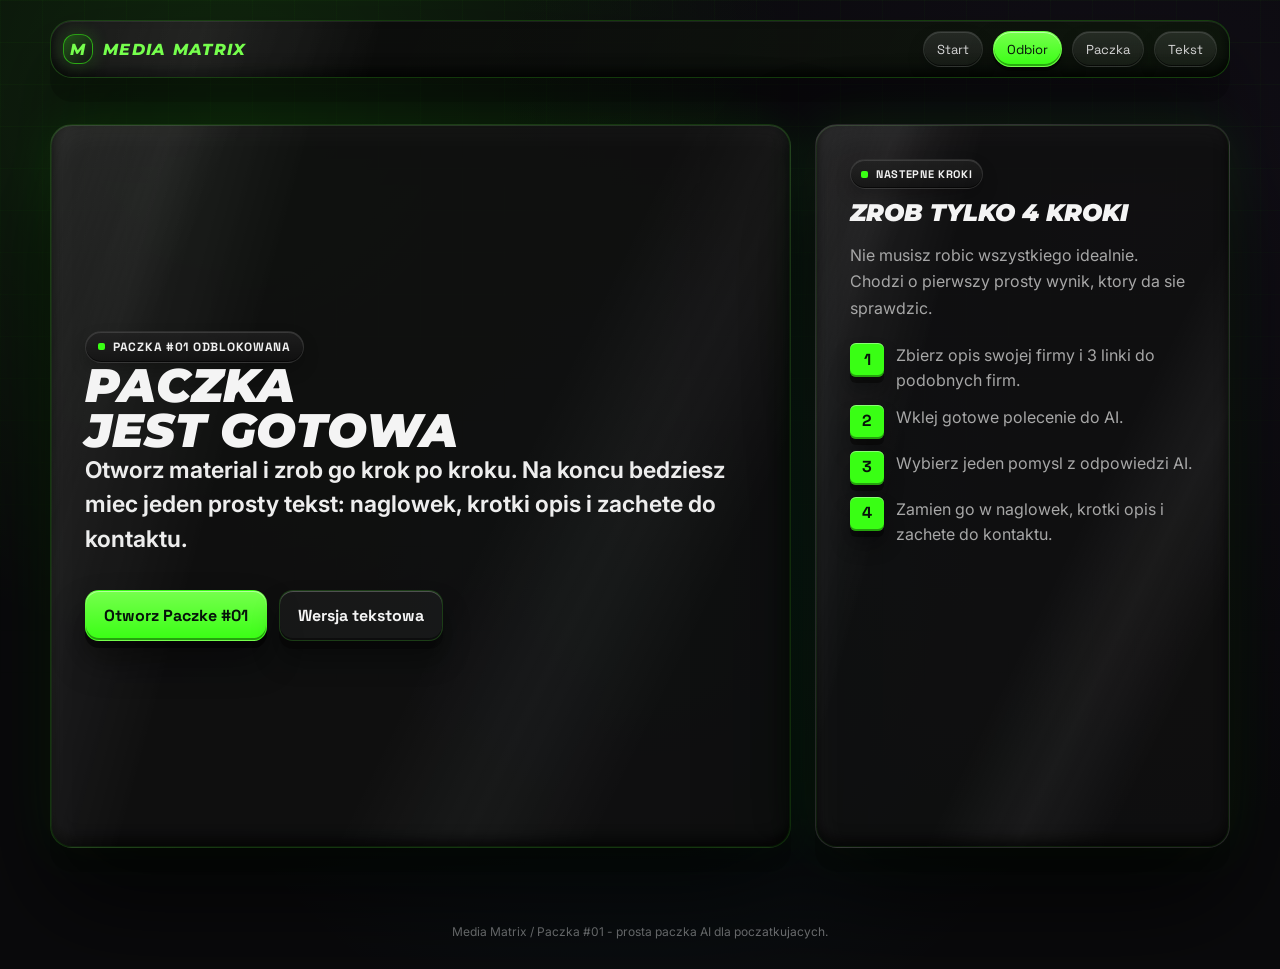
<file: 03_Kampanie/Paczka_01_Sprawdz_Konkurencje_Z_AI/thank-you.html>
<!doctype html>
<html lang="pl">
<head>
  <meta charset="utf-8">
  <meta name="viewport" content="width=device-width, initial-scale=1">
  <title>Paczka #01 gotowa | Media Matrix</title>
  <link rel="stylesheet" href="../../matrix-campaign.css">
  <style>
    body {
      background:
        radial-gradient(circle at 18% 10%, rgba(57, 255, 20, 0.12), transparent 35rem),
        radial-gradient(circle at 88% 20%, rgba(55, 37, 80, 0.16), transparent 40rem),
        radial-gradient(circle at 50% 60%, rgba(6, 182, 212, 0.08), transparent 30rem),
        #0a0a0c !important;
    }

    .topbar {
      display: flex;
      align-items: center;
      justify-content: space-between;
      gap: 18px;
      padding: 10px 12px;
      background:
        linear-gradient(116deg, rgba(255, 255, 255, 0.06), transparent 28%, rgba(57, 255, 20, 0.045)),
        rgba(12, 12, 12, 0.92);
      border: 1px solid rgba(57, 255, 20, 0.18) !important;
    }

    .thanks {
      min-height: calc(100vh - 76px);
      display: grid;
      grid-template-columns: minmax(0, 1fr) minmax(320px, 0.56fr);
      gap: 24px;
      padding: 46px 0 54px;
      align-items: stretch;
    }

    .thanks-main,
    .thanks-side {
      padding: 34px;
    }

    .thanks-main {
      display: flex;
      flex-direction: column;
      justify-content: center;
      background:
        linear-gradient(116deg, rgba(255, 255, 255, 0.09) 0%, transparent 18%, transparent 58%, rgba(255, 255, 255, 0.045) 70%, transparent 82%),
        rgba(16, 16, 16, 0.9);
      border-color: rgba(57, 255, 20, 0.16) !important;
      container-type: inline-size;
    }

    h1 {
      margin: 22px 0 18px;
      font-size: clamp(42px, 7cqw, 72px);
    }

    h1 span {
      display: block;
    }

    .lead {
      max-width: 760px;
      margin: 0;
      color: #ededed;
      font-size: clamp(18px, 2vw, 23px);
      line-height: 1.5;
      font-weight: 650;
    }

    .actions {
      display: flex;
      flex-wrap: wrap;
      gap: 12px;
      margin-top: 34px;
    }

    .next-list {
      display: grid;
      gap: 12px;
      margin: 22px 0 0;
      padding: 0;
      list-style: none;
    }

    .next-list li {
      display: grid;
      grid-template-columns: 34px minmax(0, 1fr);
      gap: 12px;
      align-items: start;
      color: var(--mm-muted);
      line-height: 1.55;
    }

    .next-list span {
      width: 34px;
      height: 34px;
      display: grid;
      place-items: center;
      border-radius: 6px;
      color: #06130a;
      background: var(--mm-green);
      font-family: var(--mm-font-ui);
      font-weight: 900;
      box-shadow:
        inset 0 1px 0 rgba(255, 255, 255, 0.4),
        inset 0 -2px 0 rgba(0, 0, 0, 0.36),
        0 6px 0 rgba(0, 0, 0, 0.42),
        0 14px 20px rgba(0, 0, 0, 0.3);
    }

    .thanks-side h2 {
      margin: 12px 0 10px;
      color: var(--mm-text);
      font-family: var(--mm-font-display);
      font-style: italic;
      font-weight: 900;
      letter-spacing: 0;
      line-height: 1.04;
      text-transform: uppercase;
    }

    .thanks-side p {
      color: var(--mm-muted);
      line-height: 1.65;
    }

    .footer {
      padding: 22px 0 10px;
      color: rgba(248, 250, 252, 0.48);
      font-size: 12px;
      text-align: center;
    }

    @media (max-width: 900px) {
      .thanks {
        grid-template-columns: 1fr;
      }
    }

    @media (max-width: 520px) {
      .thanks {
        padding-top: 16px;
      }

      .thanks-main,
      .thanks-side {
        padding: 22px;
      }

      h1 {
        font-size: clamp(30px, 8vw, 40px);
      }

      .actions {
        width: 100%;
      }
    }
  </style>
</head>
<body>
  <main class="mm-page">
    <div class="mm-shell">
      <header class="topbar mm-panel">
        <div class="mm-brand">
          <div class="mm-mark">M</div>
          <span>Media Matrix</span>
        </div>
        <nav class="mm-nav" aria-label="Nawigacja odbioru">
          <a href="landing.html">Start</a>
          <a class="active" href="thank-you.html">Odbior</a>
          <a href="PACZKA-01.html">Paczka</a>
          <a href="PACZKA-01.md">Tekst</a>
        </nav>
      </header>

      <section class="thanks">
        <article class="thanks-main mm-panel mm-panel--heavy">
          <div class="mm-badge">Paczka #01 odblokowana</div>
          <h1 class="mm-display"><span>Paczka</span><span>jest gotowa</span></h1>
          <p class="lead">Otworz material i zrob go krok po kroku. Na koncu bedziesz miec jeden prosty tekst: naglowek, krotki opis i zachete do kontaktu.</p>
          <div class="actions">
            <a class="mm-btn mm-btn--primary" href="PACZKA-01.html?utm_source=thank_you&utm_medium=owned&utm_campaign=paczka01_ai_konkurencja&utm_content=primary_download">Otworz Paczke #01</a>
            <a class="mm-btn mm-btn--secondary" href="PACZKA-01.md?utm_source=thank_you&utm_medium=owned&utm_campaign=paczka01_ai_konkurencja&utm_content=markdown_download">Wersja tekstowa</a>
          </div>
        </article>

        <aside class="thanks-side mm-panel mm-panel--heavy">
          <div class="mm-badge mm-badge--small">Nastepne kroki</div>
          <h2>Zrob tylko 4 kroki</h2>
          <p>Nie musisz robic wszystkiego idealnie. Chodzi o pierwszy prosty wynik, ktory da sie sprawdzic.</p>
          <ol class="next-list">
            <li><span>1</span><div>Zbierz opis swojej firmy i 3 linki do podobnych firm.</div></li>
            <li><span>2</span><div>Wklej gotowe polecenie do AI.</div></li>
            <li><span>3</span><div>Wybierz jeden pomysl z odpowiedzi AI.</div></li>
            <li><span>4</span><div>Zamien go w naglowek, krotki opis i zachete do kontaktu.</div></li>
          </ol>
        </aside>
      </section>

      <footer class="footer">
        Media Matrix / Paczka #01 - prosta paczka AI dla poczatkujacych.
      </footer>
    </div>
  </main>
</body>
</html>
</file>
<file: matrix-campaign.css>
@import url("https://fonts.googleapis.com/css2?family=Inter:wght@300;400;500;600;700;800;900&family=JetBrains+Mono:wght@400;600;700&family=Montserrat:ital,wght@0,700;0,800;0,900;1,800;1,900&family=Space+Grotesk:wght@500;600;700&display=swap");

:root {
  --mm-bg: #090909;
  --mm-bg-soft: #111111;
  --mm-bg-top: #202020;
  --mm-panel: #151515;
  --mm-panel-2: #1d1d1d;
  --mm-panel-3: #252525;
  --mm-text: #f4f4f4;
  --mm-muted: #a7a7a7;
  --mm-muted-strong: #d6d6d6;
  --mm-green: #39ff14;
  --mm-green-bright: #76ff4d;
  --mm-cyan: #06b6d4;
  --mm-amber: #f59e0b;
  --mm-brand-deep: #372550;
  --mm-line: rgba(57, 255, 20, 0.16);
  --mm-line-strong: rgba(57, 255, 20, 0.28);
  --mm-line-neutral: rgba(255, 255, 255, 0.1);
  --mm-line-soft: rgba(255, 255, 255, 0.075);
  --mm-edge-light: rgba(255, 255, 255, 0.08);
  --mm-edge-dark: rgba(0, 0, 0, 0.75);
  --mm-radius: 22px;
  --mm-radius-control: 14px;
  --mm-radius-tight: 6px;
  --mm-space-page: 20px;
  --mm-space-section: 28px;
  --mm-shell: 1180px;
  --mm-font-body: Inter, ui-sans-serif, system-ui, -apple-system, BlinkMacSystemFont, "Segoe UI", sans-serif;
  --mm-font-display: Montserrat, Inter, ui-sans-serif, system-ui, sans-serif;
  --mm-font-ui: "Space Grotesk", Inter, ui-sans-serif, system-ui, sans-serif;
  --mm-font-mono: "JetBrains Mono", "Cascadia Code", Consolas, monospace;
  --mm-shadow-raised:
    inset 0 1px 0 var(--mm-edge-light),
    inset 0 -6px 12px rgba(0, 0, 0, 0.72),
    0 24px 0 rgba(0, 0, 0, 0.18),
    0 48px 82px rgba(0, 0, 0, 0.58);
  --mm-shadow-heavy:
    inset 0 1px 0 var(--mm-edge-light),
    inset 0 0 0 1px rgba(57, 255, 20, 0.08),
    inset 0 -7px 14px rgba(0, 0, 0, 0.72),
    inset 10px 10px 28px rgba(255, 255, 255, 0.035),
    0 24px 0 rgba(0, 0, 0, 0.2),
    0 54px 104px rgba(0, 0, 0, 0.72),
    0 0 54px rgba(57, 255, 20, 0.1);
  --mm-shadow-control:
    inset 0 1px 0 rgba(255, 255, 255, 0.12),
    inset 0 -1px 0 rgba(0, 0, 0, 0.62),
    0 8px 16px rgba(0, 0, 0, 0.22);
  --mm-shadow-button:
    inset 0 1px 0 rgba(255, 255, 255, 0.24),
    inset 0 -2px 0 rgba(0, 0, 0, 0.42),
    0 8px 0 rgba(0, 0, 0, 0.28),
    0 18px 26px rgba(0, 0, 0, 0.34);
}

* {
  box-sizing: border-box;
}

html {
  min-height: 100%;
  background: var(--mm-bg);
}

body {
  margin: 0;
  min-height: 100vh;
  color: var(--mm-text);
  font-family: var(--mm-font-body);
  background:
    radial-gradient(circle at 18% 10%, rgba(57, 255, 20, 0.13), transparent 28rem),
    radial-gradient(circle at 88% 20%, rgba(55, 37, 80, 0.08), transparent 24rem),
    linear-gradient(150deg, var(--mm-bg-top) 0%, var(--mm-bg-soft) 46%, #060606 100%);
  letter-spacing: 0;
}

a {
  color: inherit;
  text-decoration: none;
}

strong {
  color: var(--mm-text);
}

.mm-page {
  min-height: 100vh;
  padding: var(--mm-space-page);
  position: relative;
  overflow: hidden;
}

.mm-page::before {
  content: "";
  position: fixed;
  inset: 0;
  pointer-events: none;
  background-image:
    linear-gradient(rgba(57, 255, 20, 0.035) 1px, transparent 1px),
    linear-gradient(90deg, rgba(57, 255, 20, 0.028) 1px, transparent 1px);
  background-size: 42px 42px;
  mask-image: linear-gradient(to bottom, rgba(0, 0, 0, 0.92), transparent 82%);
}

.mm-shell {
  width: min(var(--mm-shell), 100%);
  margin: 0 auto;
  position: relative;
  z-index: 1;
}

.mm-nav {
  display: flex;
  align-items: center;
  gap: 10px;
  color: var(--mm-muted-strong);
  font-size: 13px;
  font-family: var(--mm-font-ui);
}

.mm-nav a,
.mm-nav span {
  min-height: 36px;
  display: inline-flex;
  align-items: center;
  justify-content: center;
  padding: 0 13px;
  border: 1px solid var(--mm-line-soft);
  border-radius: 999px;
  background:
    linear-gradient(180deg, rgba(255, 255, 255, 0.075), rgba(255, 255, 255, 0.02)),
    rgba(255, 255, 255, 0.025);
  box-shadow: var(--mm-shadow-control);
  white-space: nowrap;
}

.mm-nav .is-active,
.mm-nav .active {
  color: #06130a;
  background: linear-gradient(180deg, var(--mm-green-bright), var(--mm-green));
  border-color: rgba(118, 255, 77, 0.72);
  box-shadow:
    inset 0 1px 0 rgba(255, 255, 255, 0.5),
    inset 0 -2px 0 rgba(0, 0, 0, 0.32),
    0 4px 0 rgba(0, 0, 0, 0.48),
    0 13px 24px rgba(0, 0, 0, 0.35);
}

.mm-brand {
  display: flex;
  align-items: center;
  gap: 10px;
  min-width: 0;
  font-weight: 800;
  font-family: var(--mm-font-display);
  font-style: italic;
  text-transform: uppercase;
  color: var(--mm-green-bright);
  letter-spacing: 0.08em;
}

.mm-mark {
  width: 30px;
  height: 30px;
  border: 1px solid rgba(57, 255, 20, 0.55);
  border-radius: 12px;
  display: grid;
  place-items: center;
  background: linear-gradient(135deg, rgba(57, 255, 20, 0.25), rgba(18, 18, 18, 0.7));
  box-shadow: 0 0 18px rgba(57, 255, 20, 0.18);
  flex: 0 0 auto;
}

.mm-panel {
  border: 1px solid var(--mm-line-neutral);
  border-radius: var(--mm-radius);
  background:
    linear-gradient(116deg, rgba(255, 255, 255, 0.07) 0%, transparent 16%, transparent 66%, rgba(255, 255, 255, 0.035) 76%, transparent 88%),
    rgba(18, 18, 18, 0.82);
  box-shadow: var(--mm-shadow-raised);
  position: relative;
  overflow: hidden;
}

.mm-panel--heavy {
  background:
    linear-gradient(116deg, rgba(255, 255, 255, 0.09) 0%, transparent 18%, transparent 60%, rgba(255, 255, 255, 0.05) 72%, transparent 84%),
    rgba(16, 16, 16, 0.82);
  box-shadow: var(--mm-shadow-heavy);
}

.mm-panel--compact {
  background:
    linear-gradient(116deg, rgba(255, 255, 255, 0.08), transparent 32%, rgba(255, 255, 255, 0.035) 74%, transparent),
    rgba(34, 34, 34, 0.72);
  box-shadow:
    inset 0 1px 0 var(--mm-edge-light),
    inset 0 -5px 10px rgba(0, 0, 0, 0.62),
    0 14px 0 rgba(0, 0, 0, 0.18),
    0 30px 44px rgba(0, 0, 0, 0.36);
}

.mm-panel::before {
  content: "";
  position: absolute;
  inset: 0;
  pointer-events: none;
  border-radius: inherit;
  background: linear-gradient(105deg, transparent 0%, rgba(255, 255, 255, 0.11) 13%, transparent 28%);
  opacity: 0.55;
  mix-blend-mode: screen;
}

.mm-panel > * {
  position: relative;
  z-index: 1;
}

.mm-display {
  margin: 0;
  color: var(--mm-text);
  font-family: var(--mm-font-display);
  font-style: italic;
  font-weight: 900;
  line-height: 0.96;
  letter-spacing: 0;
  text-transform: uppercase;
}

.mm-badge {
  min-height: 32px;
  display: inline-flex;
  align-items: center;
  gap: 8px;
  width: fit-content;
  padding: 0 12px;
  border-radius: 999px;
  color: #f0f0f0;
  background:
    linear-gradient(180deg, rgba(255, 255, 255, 0.075), rgba(255, 255, 255, 0.018)),
    rgba(12, 12, 12, 0.72);
  border: 1px solid rgba(255, 255, 255, 0.105);
  font-size: 12px;
  font-weight: 820;
  font-family: var(--mm-font-ui);
  text-transform: uppercase;
  letter-spacing: 0.06em;
  box-shadow: var(--mm-shadow-control);
  white-space: nowrap;
}

.mm-badge::before,
.mm-tag::before {
  content: "";
  width: 7px;
  height: 7px;
  border-radius: 2px;
  background: var(--mm-green);
  flex: 0 0 auto;
}

.mm-badge--small {
  min-height: 30px;
  padding: 0 10px;
  font-size: 11px;
}

.mm-tag {
  min-height: 32px;
  display: inline-flex;
  align-items: center;
  gap: 7px;
  padding: 0 11px;
  border-radius: 999px;
  color: #f0f0f0;
  background:
    linear-gradient(180deg, rgba(255, 255, 255, 0.075), rgba(255, 255, 255, 0.018)),
    rgba(12, 12, 12, 0.72);
  border: 1px solid rgba(255, 255, 255, 0.105);
  font-size: 12px;
  font-weight: 820;
  font-family: var(--mm-font-ui);
  box-shadow: var(--mm-shadow-control);
  white-space: nowrap;
}

.mm-tag--amber::before {
  background: var(--mm-amber);
}

.mm-tag--cyan::before {
  background: var(--mm-cyan);
}

.mm-btn {
  min-height: 48px;
  display: inline-flex;
  align-items: center;
  justify-content: center;
  gap: 10px;
  border-radius: var(--mm-radius-control);
  padding: 14px 18px;
  font-weight: 850;
  font-family: var(--mm-font-ui);
  border: 1px solid transparent;
  cursor: default;
  transform: translateY(0);
  box-shadow: var(--mm-shadow-button);
}

.mm-btn--primary {
  color: #06130a;
  background: linear-gradient(180deg, var(--mm-green-bright), var(--mm-green));
  box-shadow:
    inset 0 1px 0 rgba(255, 255, 255, 0.44),
    inset 0 -2px 0 rgba(0, 0, 0, 0.36),
    0 7px 0 rgba(0, 0, 0, 0.5),
    0 20px 34px rgba(0, 0, 0, 0.42);
}

.mm-btn--secondary {
  color: var(--mm-text);
  background: rgba(255, 255, 255, 0.04);
  border-color: var(--mm-line);
}

.mm-terminal {
  margin-top: 24px;
  border: 1px solid rgba(57, 255, 20, 0.22);
  border-radius: 16px;
  background: #070707;
  overflow: hidden;
  box-shadow:
    inset 0 1px 0 rgba(255, 255, 255, 0.06),
    inset 0 -2px 0 rgba(0, 0, 0, 0.76),
    0 12px 24px rgba(0, 0, 0, 0.36);
}

.mm-terminal__bar {
  display: flex;
  align-items: center;
  gap: 7px;
  padding: 10px 12px;
  border-bottom: 1px solid rgba(57, 255, 20, 0.16);
  color: var(--mm-muted);
  font-size: 12px;
}

.mm-terminal__dot {
  width: 8px;
  height: 8px;
  border-radius: 50%;
  background: var(--mm-green);
  box-shadow: 0 0 10px rgba(57, 255, 20, 0.16);
}

.mm-terminal pre {
  margin: 0;
  padding: 14px;
  color: #d9ffe2;
  font-size: 13px;
  line-height: 1.55;
  white-space: pre-wrap;
  font-family: var(--mm-font-mono);
}

@media (max-width: 940px) {
  .mm-nav {
    display: none;
  }
}

@media (max-width: 520px) {
  .mm-page {
    padding: 12px;
  }

  .mm-btn {
    width: 100%;
  }
}
</file>
